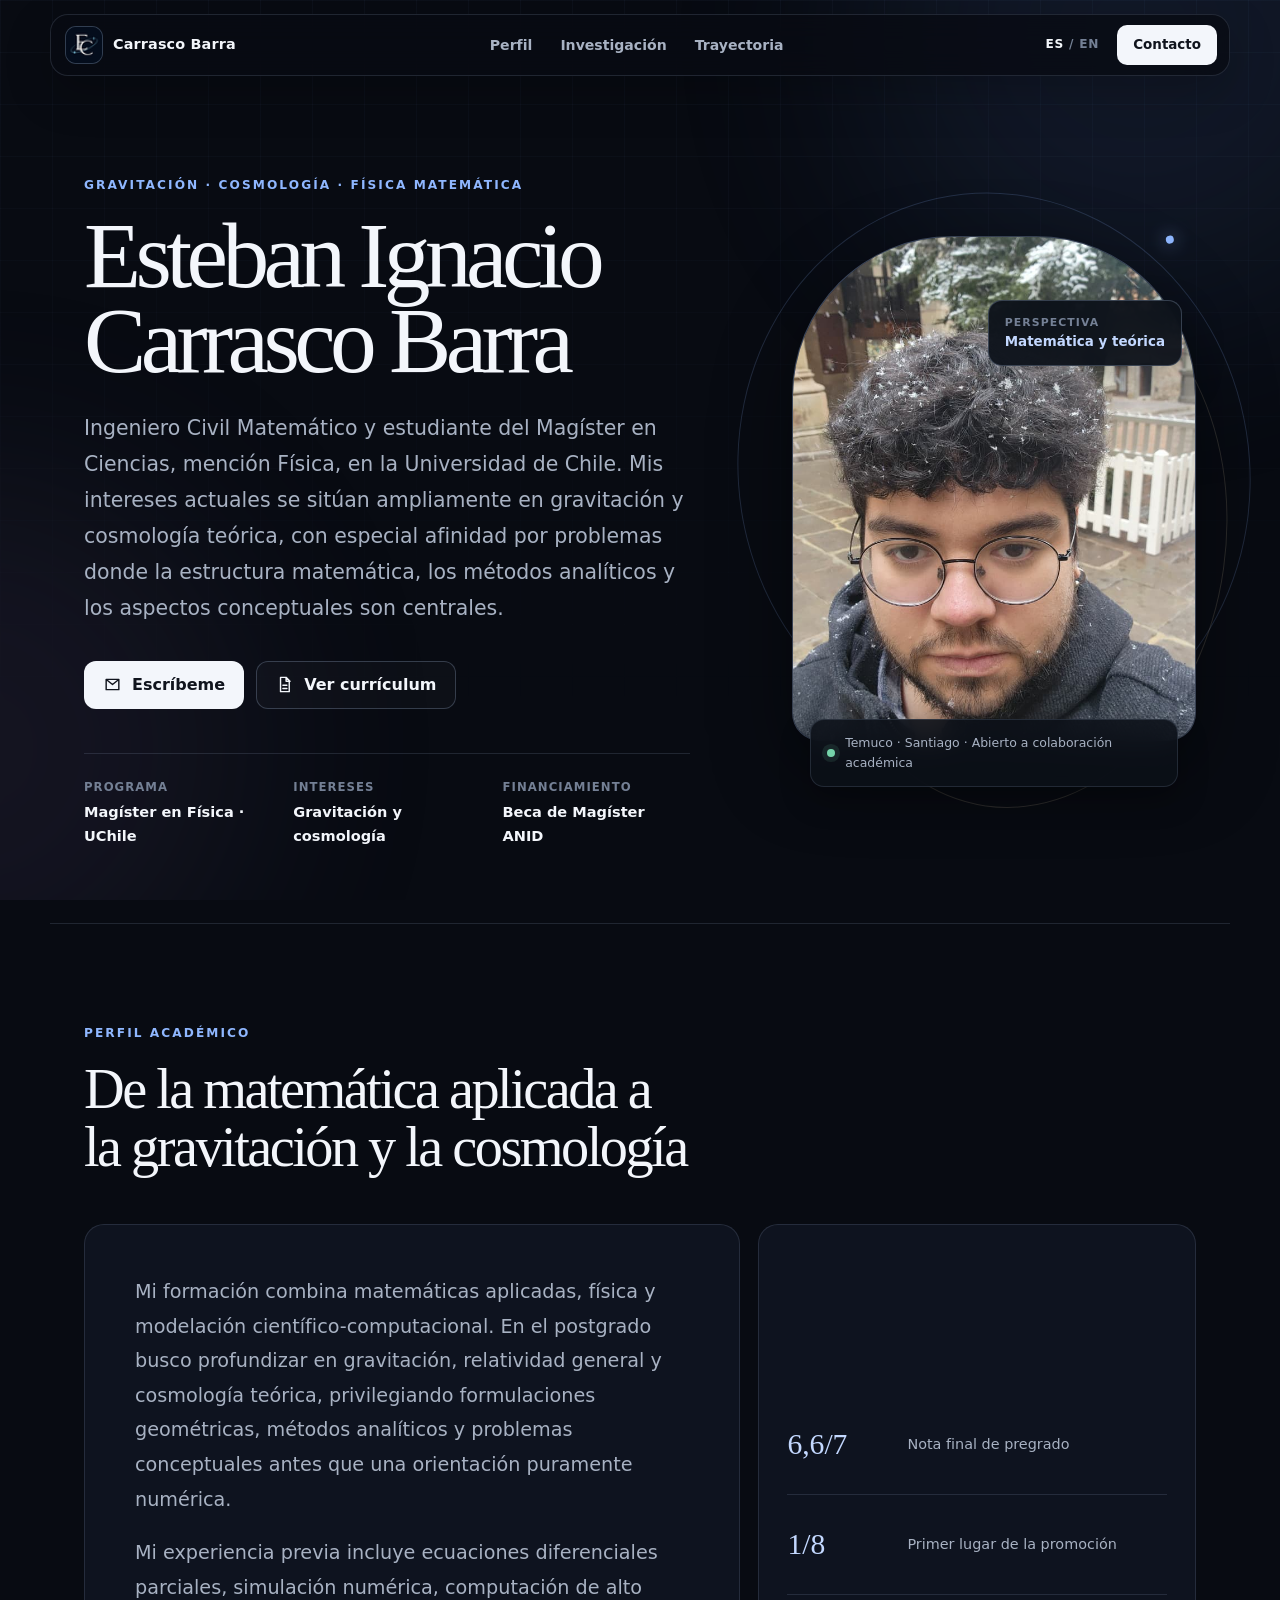
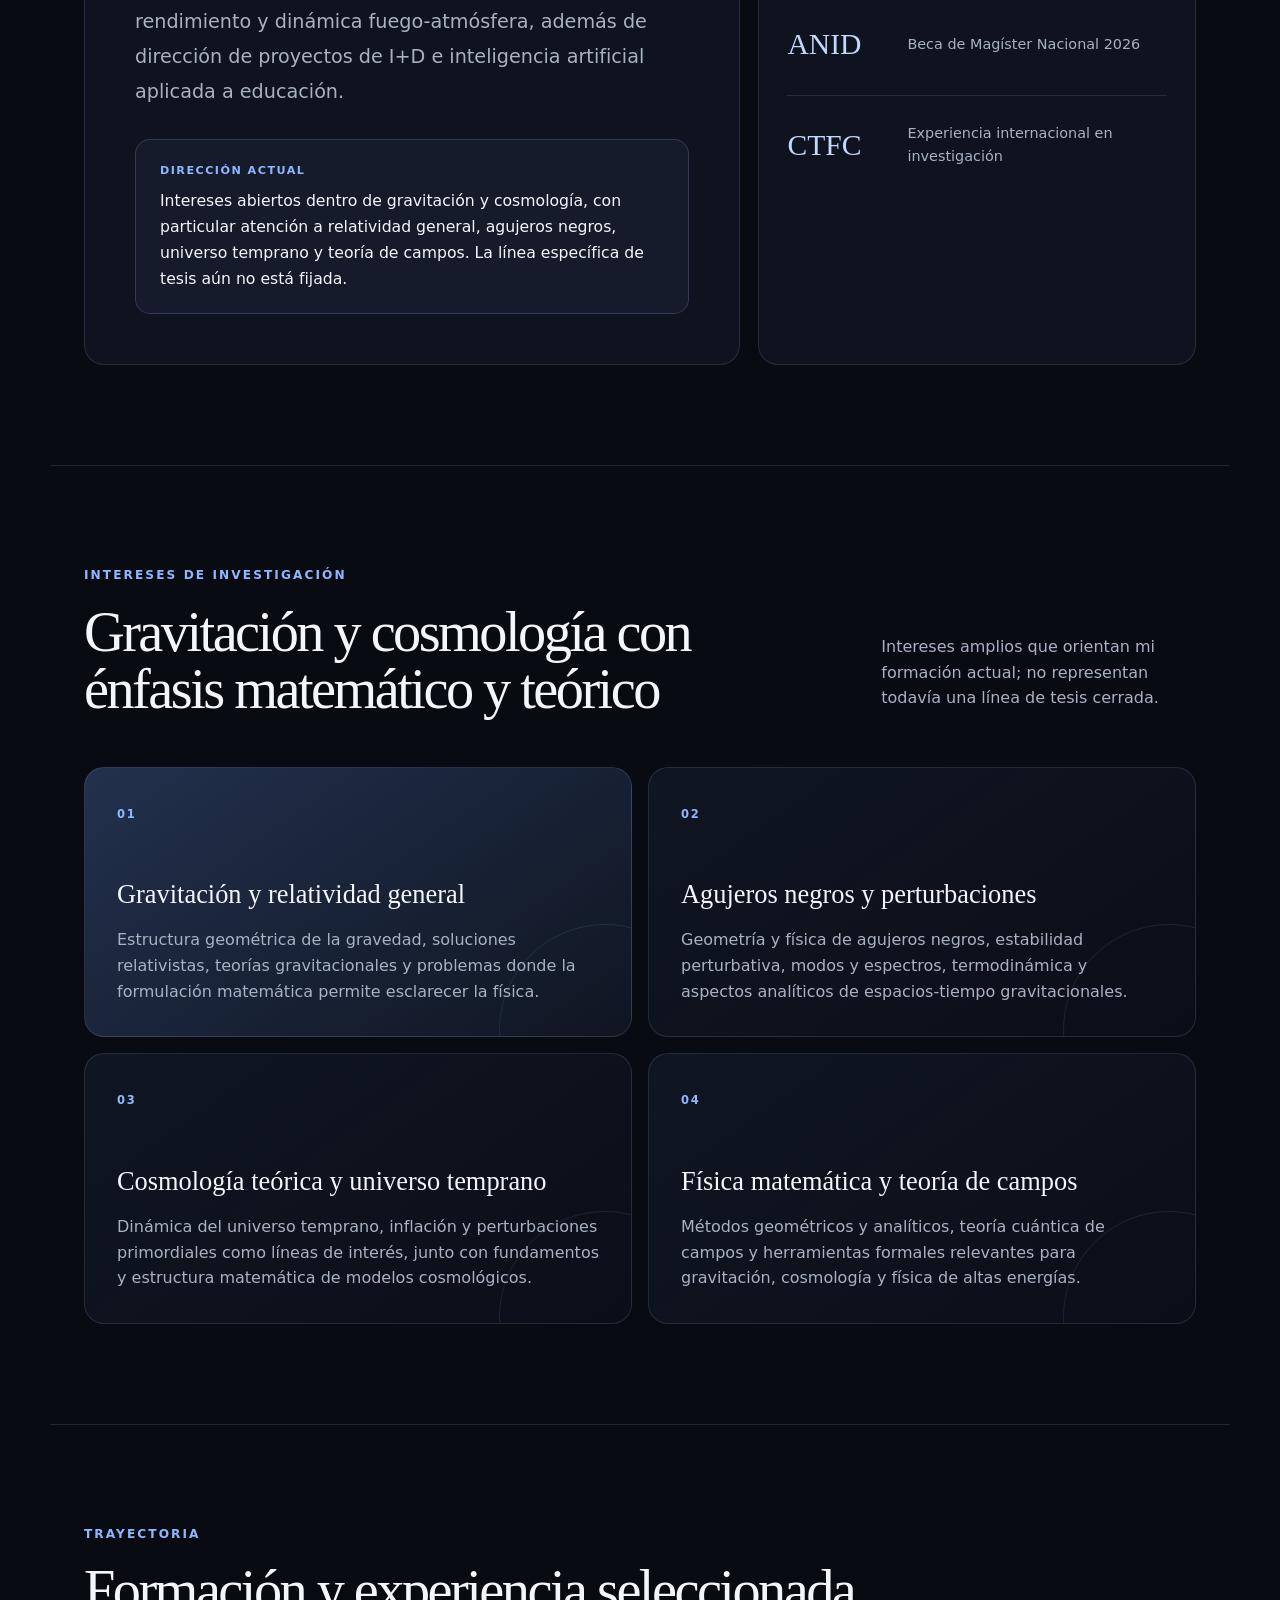
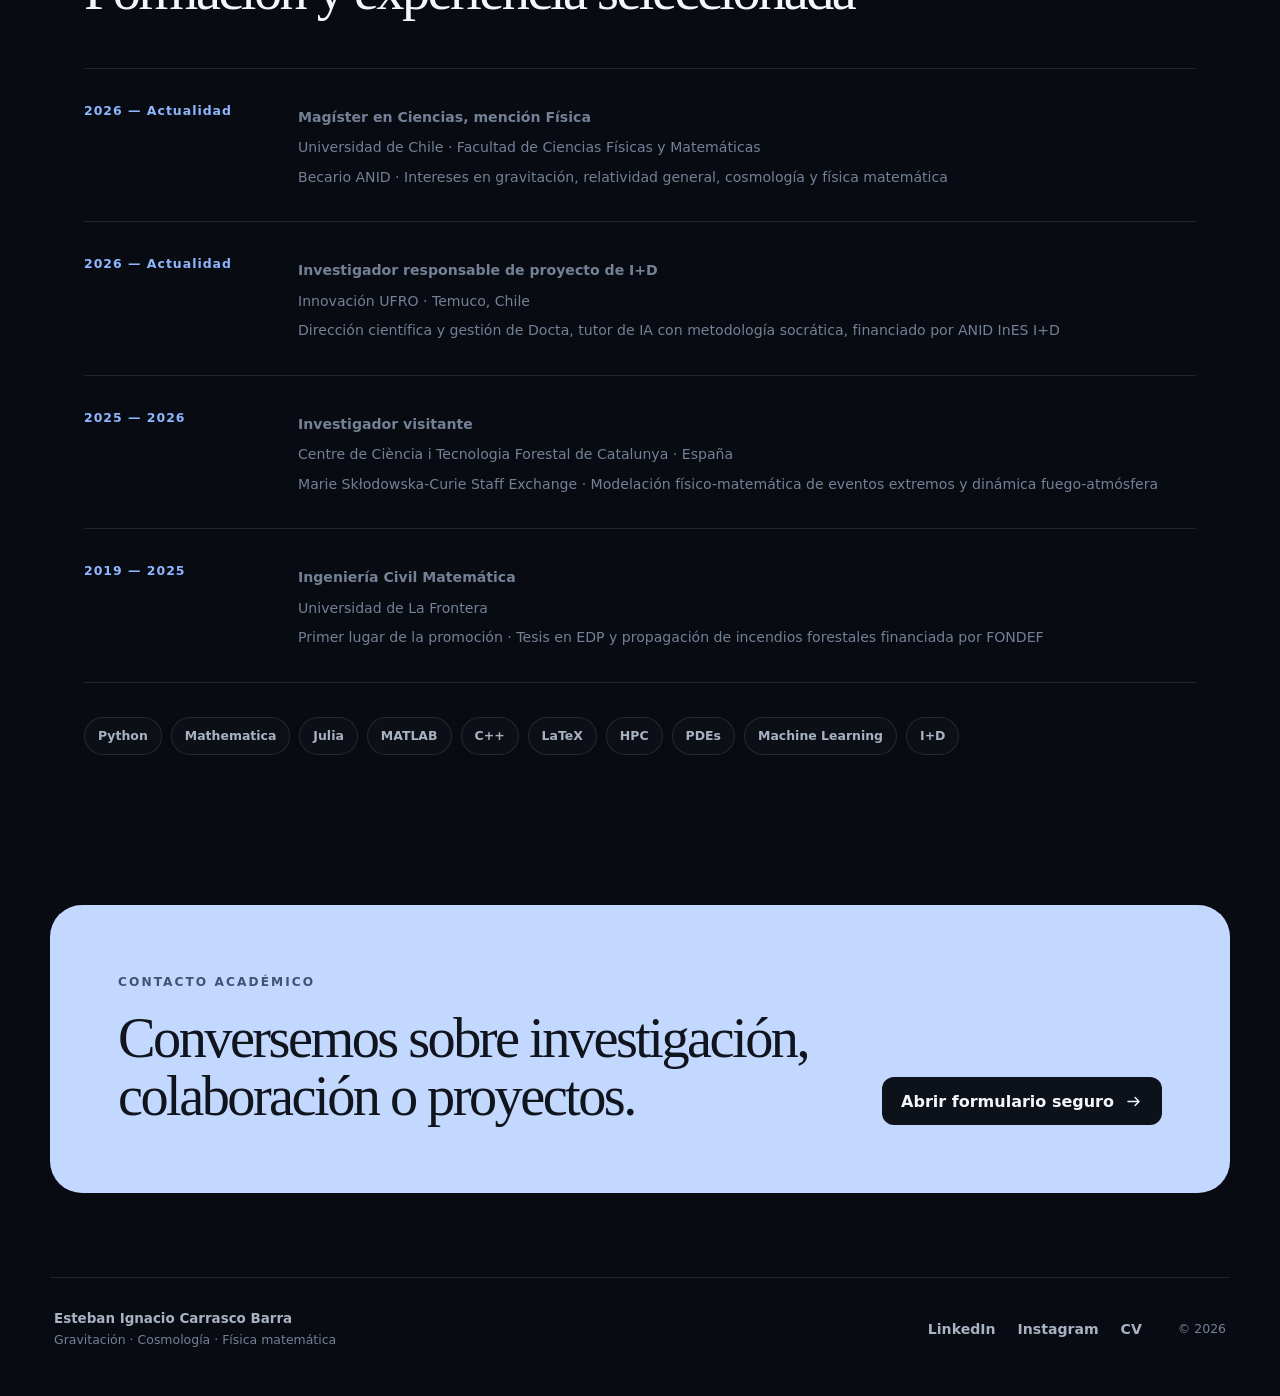
<file: index.html>
<!doctype html>
<html lang="es" data-language="es"
  data-title-es="Esteban Ignacio Carrasco Barra | Gravitación y cosmología"
  data-title-en="Esteban Ignacio Carrasco Barra | Gravitation and cosmology"
  data-description-es="Sitio académico de Esteban Ignacio Carrasco Barra, estudiante de Magíster en Física interesado en gravitación, cosmología y física matemática."
  data-description-en="Academic website of Esteban Ignacio Carrasco Barra, an M.Sc. Physics student interested in gravitation, cosmology and mathematical physics.">
<head>
  <meta charset="utf-8">
  <meta name="viewport" content="width=device-width, initial-scale=1">
  <meta name="description" content="Sitio académico de Esteban Ignacio Carrasco Barra, estudiante de Magíster en Física interesado en gravitación, cosmología y física matemática.">
  <meta name="author" content="Esteban Ignacio Carrasco Barra">
  <meta name="theme-color" content="#080b12">
  <meta name="referrer" content="strict-origin-when-cross-origin">
  <meta http-equiv="Content-Security-Policy" content="default-src 'self'; base-uri 'self'; object-src 'none'; frame-ancestors 'none'; form-action https://formspree.io; img-src 'self' data: https://*.goatcounter.com; style-src 'self'; script-src 'self' https://challenges.cloudflare.com https://gc.zgo.at; connect-src 'self' https://formspree.io https://challenges.cloudflare.com https://*.goatcounter.com; frame-src https://challenges.cloudflare.com; upgrade-insecure-requests">

  <meta property="og:type" content="website">
  <meta property="og:locale" content="es_CL">
  <meta property="og:title" content="Esteban Ignacio Carrasco Barra | Gravitación y cosmología">
  <meta property="og:description" content="Física teórica con interés en gravitación, cosmología y problemas de orientación matemática.">
  <meta property="og:url" content="https://carrascobarra.com/">
  <meta property="og:image" content="https://carrascobarra.com/og-image.png">
  <meta property="og:image:width" content="1200">
  <meta property="og:image:height" content="630">
  <meta name="twitter:card" content="summary_large_image">

  <title>Esteban Ignacio Carrasco Barra | Gravitación y cosmología</title>
  <link rel="canonical" href="https://carrascobarra.com/">
  <link rel="icon" href="favicon.ico" sizes="any">
  <link rel="icon" href="favicon-32x32.png" type="image/png" sizes="32x32">
  <link rel="apple-touch-icon" href="apple-touch-icon.png">
  <link rel="manifest" href="site.webmanifest">
  <link rel="stylesheet" href="assets/styles.css">
  <script src="assets/app.js" defer></script>
</head>
<body>
  <a class="skip-link" href="#main-content">
    <span data-lang="es">Saltar al contenido</span>
    <span data-lang="en">Skip to content</span>
  </a>

  <div class="background" aria-hidden="true">
    <div class="background__grid"></div>
    <div class="background__glow background__glow--one"></div>
    <div class="background__glow background__glow--two"></div>
  </div>

  <header class="site-header">
    <a class="brand" href="#top" aria-label="Inicio">
      <span class="brand__mark" aria-hidden="true"><img src="favicon-32x32.png" alt=""></span>
      <span class="brand__text">Carrasco Barra</span>
    </a>

    <nav class="site-nav" aria-label="Navegación principal">
      <a href="#perfil"><span data-lang="es">Perfil</span><span data-lang="en">Profile</span></a>
      <a href="#investigacion"><span data-lang="es">Investigación</span><span data-lang="en">Research</span></a>
      <a href="#trayectoria"><span data-lang="es">Trayectoria</span><span data-lang="en">Background</span></a>
    </nav>

    <div class="header-actions">
      <button class="language-toggle" id="language-toggle" type="button"
        aria-label="Switch to English" aria-pressed="false"
        data-label-es="Switch to English" data-label-en="Cambiar a español">
        <span class="language-toggle__active" id="language-current">ES</span>
        <span aria-hidden="true">/</span>
        <span id="language-alternate">EN</span>
      </button>
      <button class="button button--compact button--primary" type="button" data-open-contact>
        <span data-lang="es">Contacto</span><span data-lang="en">Contact</span>
      </button>
    </div>
  </header>

  <main id="main-content">
    <section class="hero" id="top" aria-labelledby="hero-title">
      <div class="hero__content">
        <p class="eyebrow">
          <span data-lang="es">Gravitación · Cosmología · Física matemática</span>
          <span data-lang="en">Gravitation · Cosmology · Mathematical physics</span>
        </p>
        <h1 id="hero-title">Esteban Ignacio<br>Carrasco Barra</h1>
        <p class="hero__lead" data-lang="es">
          Ingeniero Civil Matemático y estudiante del Magíster en Ciencias, mención Física, en la Universidad de Chile. Mis intereses se concentran en gravitación y cosmología, especialmente en problemas de orientación matemática y teórica, junto con una trayectoria previa en modelación y computación científica.
        </p>
        <p class="hero__lead" data-lang="en">
          Mathematical Engineer and M.Sc. student in Physics at Universidad de Chile. My interests centre on gravitation and cosmology, particularly mathematically and theoretically oriented problems, alongside prior experience in scientific modelling and computation.
        </p>

        <div class="hero__actions">
          <button class="button button--primary" type="button" data-open-contact>
            <svg aria-hidden="true" viewBox="0 0 24 24"><path d="M4 5.5h16v13H4zM4.5 6l7.5 6 7.5-6"/></svg>
            <span data-lang="es">Escríbeme</span><span data-lang="en">Contact me</span>
          </button>
          <a class="button button--secondary" href="cv.pdf" target="_blank" rel="noopener noreferrer">
            <svg aria-hidden="true" viewBox="0 0 24 24"><path d="M7 3h7l4 4v14H7zM14 3v5h5M10 13h5M10 17h5"/></svg>
            <span data-lang="es">Ver currículum</span><span data-lang="en">View CV</span>
          </a>
        </div>

        <div class="hero__meta" aria-label="Información académica resumida">
          <div>
            <span class="hero__meta-label"><span data-lang="es">Programa</span><span data-lang="en">Programme</span></span>
            <strong><span data-lang="es">Magíster en Física · UChile</span><span data-lang="en">M.Sc. in Physics · UChile</span></strong>
          </div>
          <div>
            <span class="hero__meta-label"><span data-lang="es">Intereses</span><span data-lang="en">Interests</span></span>
            <strong><span data-lang="es">Gravitación y cosmología</span><span data-lang="en">Gravitation and cosmology</span></strong>
          </div>
          <div>
            <span class="hero__meta-label"><span data-lang="es">Financiamiento</span><span data-lang="en">Funding</span></span>
            <strong><span data-lang="es">Beca de Magíster ANID</span><span data-lang="en">ANID Master's Scholarship</span></strong>
          </div>
        </div>
      </div>

      <div class="portrait-panel" aria-label="Retrato de Esteban Carrasco">
        <div class="portrait-panel__orbit portrait-panel__orbit--outer" aria-hidden="true"></div>
        <div class="portrait-panel__orbit portrait-panel__orbit--inner" aria-hidden="true"></div>
        <div class="portrait-panel__photo-wrap">
          <div class="portrait-panel__fallback" aria-hidden="true">EC</div>
          <img id="profile-image" class="portrait-panel__photo" src="profile.jpg" alt="Esteban Ignacio Carrasco Barra" width="720" height="900">
        </div>
        <div class="portrait-panel__status">
          <span class="status-dot" aria-hidden="true"></span>
          <span data-lang="es">Temuco · Santiago · Abierto a colaboración académica</span>
          <span data-lang="en">Temuco · Santiago · Open to academic collaboration</span>
        </div>
        <div class="portrait-panel__focus" aria-hidden="true">
          <span data-lang="es">Perspectiva</span><span data-lang="en">Approach</span>
          <strong data-lang="es">Matemática y teórica</strong><strong data-lang="en">Mathematical and theoretical</strong>
        </div>
      </div>
    </section>

    <section class="section" id="perfil" aria-labelledby="profile-title">
      <div class="section-heading">
        <p class="eyebrow"><span data-lang="es">Perfil académico</span><span data-lang="en">Academic profile</span></p>
        <h2 id="profile-title">
          <span data-lang="es">Matemática, física y modelación como una trayectoria común</span>
          <span data-lang="en">Mathematics, physics and modelling as a unified path</span>
        </h2>
      </div>

      <div class="profile-grid">
        <article class="panel panel--statement">
          <p data-lang="es">
            Mi formación combina matemáticas aplicadas, física y modelación científico-computacional. En el postgrado busco orientar mi investigación hacia gravitación y cosmología, priorizando formulaciones geométricas, métodos analíticos y preguntas conceptuales donde la estructura matemática desempeñe un papel central.
          </p>
          <p data-lang="en">
            My background combines applied mathematics, physics and scientific-computational modelling. During graduate study, I seek to orient my research toward gravitation and cosmology, prioritising geometric formulations, analytical methods and conceptual questions in which mathematical structure plays a central role.
          </p>
          <p data-lang="es">
            Mi experiencia previa incluye ecuaciones diferenciales parciales, simulación numérica, computación de alto rendimiento y dinámica fuego-atmósfera, además de dirección de proyectos de I+D e inteligencia artificial aplicada a educación.
          </p>
          <p data-lang="en">
            My previous experience includes partial differential equations, numerical simulation, high-performance computing and fire-atmosphere dynamics, as well as R&D project leadership and artificial intelligence applied to education.
          </p>

          <div class="profile-direction">
            <span class="profile-direction__label"><span data-lang="es">Dirección actual</span><span data-lang="en">Current direction</span></span>
            <p data-lang="es">Exploro posibles líneas de tesis dentro de gravitación y cosmología, sin restringirme todavía a un problema específico.</p>
            <p data-lang="en">I am exploring possible thesis directions within gravitation and cosmology, without yet restricting myself to a single specific problem.</p>
          </div>
        </article>

        <aside class="panel panel--facts" aria-label="Datos destacados">
          <div class="fact">
            <strong>6,6/7</strong>
            <span data-lang="es">Nota final de pregrado</span><span data-lang="en">Final undergraduate grade</span>
          </div>
          <div class="fact">
            <strong>1/8</strong>
            <span data-lang="es">Primer lugar de la promoción</span><span data-lang="en">Top-ranked graduate</span>
          </div>
          <div class="fact">
            <strong>ANID</strong>
            <span data-lang="es">Beca de Magíster Nacional 2026</span><span data-lang="en">2026 National Master's Scholarship</span>
          </div>
          <div class="fact">
            <strong>CTFC</strong>
            <span data-lang="es">Experiencia internacional en investigación</span><span data-lang="en">International research experience</span>
          </div>
        </aside>
      </div>
    </section>

    <section class="section" id="investigacion" aria-labelledby="research-title">
      <div class="section-heading section-heading--split">
        <div>
          <p class="eyebrow"><span data-lang="es">Intereses de investigación</span><span data-lang="en">Research interests</span></p>
          <h2 id="research-title">
            <span data-lang="es">Problemas fundamentales desde una perspectiva matemática</span>
            <span data-lang="en">Fundamental problems from a mathematical perspective</span>
          </h2>
        </div>
        <p class="section-heading__note" data-lang="es">Áreas amplias que orientan mi búsqueda de una línea de tesis y mis intereses de largo plazo.</p>
        <p class="section-heading__note" data-lang="en">Broad areas guiding my search for a thesis direction and my longer-term interests.</p>
      </div>

      <div class="research-grid">
        <article class="research-card research-card--featured">
          <span class="research-card__number">01</span>
          <h3><span data-lang="es">Gravitación y relatividad general</span><span data-lang="en">Gravitation and general relativity</span></h3>
          <p data-lang="es">Estructura geométrica de las teorías gravitacionales, soluciones relativistas, agujeros negros y aspectos conceptuales de la gravedad.</p>
          <p data-lang="en">Geometric structure of gravitational theories, relativistic solutions, black holes and conceptual aspects of gravity.</p>
        </article>
        <article class="research-card">
          <span class="research-card__number">02</span>
          <h3><span data-lang="es">Cosmología teórica</span><span data-lang="en">Theoretical cosmology</span></h3>
          <p data-lang="es">Dinámica del universo temprano, perturbaciones cosmológicas, generación de estructura y fundamentos de los modelos cosmológicos.</p>
          <p data-lang="en">Early-universe dynamics, cosmological perturbations, structure formation and foundations of cosmological models.</p>
        </article>
        <article class="research-card">
          <span class="research-card__number">03</span>
          <h3><span data-lang="es">Física matemática y teoría de campos</span><span data-lang="en">Mathematical physics and field theory</span></h3>
          <p data-lang="es">Métodos geométricos y analíticos, estructuras de teoría de campos y herramientas formales aplicadas a gravitación y altas energías.</p>
          <p data-lang="en">Geometric and analytical methods, field-theory structures and formal tools applied to gravitation and high-energy physics.</p>
        </article>
        <article class="research-card">
          <span class="research-card__number">04</span>
          <h3><span data-lang="es">Modelación matemática y computación científica</span><span data-lang="en">Mathematical modelling and scientific computing</span></h3>
          <p data-lang="es">EDP de reacción-difusión-convección, métodos numéricos, simulación y dinámica fuego-atmósfera en problemas complejos.</p>
          <p data-lang="en">Reaction-diffusion-convection PDEs, numerical methods, simulation and fire-atmosphere dynamics in complex problems.</p>
        </article>
      </div>
    </section>

    <section class="section" id="trayectoria" aria-labelledby="background-title">
      <div class="section-heading">
        <p class="eyebrow"><span data-lang="es">Trayectoria</span><span data-lang="en">Background</span></p>
        <h2 id="background-title"><span data-lang="es">Formación y experiencia seleccionada</span><span data-lang="en">Selected education and experience</span></h2>
      </div>

      <div class="timeline">
        <article class="timeline-item">
          <div class="timeline-item__date">2026 — <span data-lang="es">Actualidad</span><span data-lang="en">Present</span></div>
          <div class="timeline-item__content">
            <h3><span data-lang="es">Magíster en Ciencias, mención Física</span><span data-lang="en">M.Sc. in Science, major in Physics</span></h3>
            <p><span data-lang="es">Universidad de Chile · Facultad de Ciencias Físicas y Matemáticas</span><span data-lang="en">Universidad de Chile · Faculty of Physical and Mathematical Sciences</span></p>
            <span data-lang="es">Becario ANID · Intereses en gravitación, cosmología y física matemática</span>
            <span data-lang="en">ANID scholar · Interests in gravitation, cosmology and mathematical physics</span>
          </div>
        </article>
        <article class="timeline-item">
          <div class="timeline-item__date">2026 — <span data-lang="es">Actualidad</span><span data-lang="en">Present</span></div>
          <div class="timeline-item__content">
            <h3><span data-lang="es">Investigador responsable de proyecto de I+D</span><span data-lang="en">Lead researcher for an R&D project</span></h3>
            <p><span data-lang="es">Innovación UFRO · Temuco, Chile</span><span data-lang="en">UFRO Innovation · Temuco, Chile</span></p>
            <span data-lang="es">Dirección científica y gestión de Docta, tutor de IA con metodología socrática, financiado por ANID InES I+D</span>
            <span data-lang="en">Scientific leadership and management of Docta, an AI tutor based on the Socratic method, funded by ANID InES I+D</span>
          </div>
        </article>
        <article class="timeline-item">
          <div class="timeline-item__date">2025 — 2026</div>
          <div class="timeline-item__content">
            <h3><span data-lang="es">Investigador visitante</span><span data-lang="en">Visiting researcher</span></h3>
            <p><span data-lang="es">Centre de Ciència i Tecnologia Forestal de Catalunya · España</span><span data-lang="en">Forest Science and Technology Centre of Catalonia · Spain</span></p>
            <span data-lang="es">Marie Skłodowska-Curie Staff Exchange · Modelación físico-matemática de eventos extremos y dinámica fuego-atmósfera</span>
            <span data-lang="en">Marie Skłodowska-Curie Staff Exchange · Physical-mathematical modelling of extreme events and fire-atmosphere dynamics</span>
          </div>
        </article>
        <article class="timeline-item">
          <div class="timeline-item__date">2019 — 2025</div>
          <div class="timeline-item__content">
            <h3><span data-lang="es">Ingeniería Civil Matemática</span><span data-lang="en">Mathematical Engineering</span></h3>
            <p><span data-lang="es">Universidad de La Frontera</span><span data-lang="en">Universidad de La Frontera</span></p>
            <span data-lang="es">Primer lugar de la promoción · Tesis en EDP y propagación de incendios forestales financiada por FONDEF</span>
            <span data-lang="en">Top-ranked graduate · FONDEF-funded thesis on PDEs and wildfire propagation</span>
          </div>
        </article>
      </div>

      <div class="skills" aria-label="Herramientas técnicas">
        <span>Python</span><span>Mathematica</span><span>Julia</span><span>MATLAB</span><span>C++</span><span>LaTeX</span><span>HPC</span><span>PDEs</span><span>Machine Learning</span><span>I+D</span>
      </div>
    </section>

    <section class="contact-cta" aria-labelledby="contact-cta-title">
      <div>
        <p class="eyebrow"><span data-lang="es">Contacto académico</span><span data-lang="en">Academic contact</span></p>
        <h2 id="contact-cta-title">
          <span data-lang="es">Conversemos sobre investigación, colaboración o proyectos.</span>
          <span data-lang="en">Let us discuss research, collaboration or projects.</span>
        </h2>
      </div>
      <button class="button button--light" type="button" data-open-contact>
        <span data-lang="es">Abrir formulario seguro</span><span data-lang="en">Open secure form</span>
        <svg aria-hidden="true" viewBox="0 0 24 24"><path d="M5 12h14M14 7l5 5-5 5"/></svg>
      </button>
    </section>
  </main>

  <footer class="site-footer">
    <div>
      <strong>Esteban Ignacio Carrasco Barra</strong>
      <span><span data-lang="es">Gravitación · Cosmología · Física matemática</span><span data-lang="en">Gravitation · Cosmology · Mathematical physics</span></span>
    </div>
    <div class="footer-links">
      <a href="https://www.linkedin.com/in/esteban-cb/" target="_blank" rel="noopener noreferrer">LinkedIn</a>
      <a href="https://www.instagram.com/estebancarrasco.exe/" target="_blank" rel="noopener noreferrer">Instagram</a>
      <a href="cv.pdf" target="_blank" rel="noopener noreferrer">CV</a>
    </div>
    <span>© <span id="current-year">2026</span></span>
  </footer>

  <dialog class="contact-dialog" id="contact-dialog" aria-labelledby="contact-title">
    <div class="contact-dialog__header">
      <div>
        <p class="eyebrow"><span data-lang="es">Mensaje privado</span><span data-lang="en">Private message</span></p>
        <h2 id="contact-title"><span data-lang="es">Contacto</span><span data-lang="en">Contact</span></h2>
      </div>
      <button class="icon-button" id="close-contact" type="button" aria-label="Cerrar formulario"
        data-label-es="Cerrar formulario" data-label-en="Close form">
        <svg aria-hidden="true" viewBox="0 0 24 24"><path d="M6 6l12 12M18 6L6 18"/></svg>
      </button>
    </div>

    <p class="contact-dialog__intro" data-lang="es">Este formulario permite contactarme sin publicar mi dirección de correo en el sitio.</p>
    <p class="contact-dialog__intro" data-lang="en">This form allows you to contact me without publishing my email address on the website.</p>

    <!-- Sustituye REEMPLAZA_CON_TU_ID por el identificador de tu formulario Formspree. -->
    <form id="contact-form" action="https://formspree.io/f/REEMPLAZA_CON_TU_ID" method="POST" novalidate
      data-turnstile-sitekey="REEMPLAZA_CON_TU_SITE_KEY"
      data-sending-es="Enviando…" data-sending-en="Sending…"
      data-success-es="Mensaje enviado correctamente." data-success-en="Message sent successfully."
      data-error-es="No fue posible enviar el mensaje. Intenta nuevamente." data-error-en="The message could not be sent. Please try again."
      data-invalid-es="Revisa los campos obligatorios." data-invalid-en="Check the required fields."
      data-notconfigured-es="Configura el identificador de Formspree en index.html." data-notconfigured-en="Configure the Formspree ID in index.html.">
      <div class="honeypot" aria-hidden="true">
        <label>Leave this field empty <input type="text" name="_gotcha" tabindex="-1" autocomplete="off"></label>
      </div>

      <input type="hidden" name="_subject" value="Nuevo contacto desde carrascobarra.com">
      <input type="hidden" name="source" value="carrascobarra.com">

      <div class="form-row">
        <label class="form-field">
          <span data-lang="es">Nombre</span><span data-lang="en">Name</span>
          <input type="text" name="name" autocomplete="name" required maxlength="100">
        </label>
        <label class="form-field">
          <span data-lang="es">Correo para responder</span><span data-lang="en">Reply email</span>
          <input type="email" name="email" autocomplete="email" required maxlength="160">
        </label>
      </div>

      <label class="form-field">
        <span data-lang="es">Asunto</span><span data-lang="en">Subject</span>
        <input type="text" name="subject" required maxlength="140">
      </label>

      <label class="form-field">
        <span data-lang="es">Mensaje</span><span data-lang="en">Message</span>
        <textarea name="message" rows="6" required minlength="20" maxlength="3000"></textarea>
      </label>

      <div id="turnstile-container" class="turnstile-container" aria-live="polite"></div>

      <div class="form-footer">
        <p class="form-status" id="form-status" role="status" aria-live="polite"></p>
        <button class="button button--primary" id="submit-contact" type="submit">
          <span data-lang="es">Enviar mensaje</span><span data-lang="en">Send message</span>
        </button>
      </div>
    </form>
  </dialog>

  <script data-goatcounter="https://estebancarrascobarra.goatcounter.com/count" async src="https://gc.zgo.at/count.js"></script>
</body>
</html>
</file>
<file: assets/styles.css>
:root {
  color-scheme: dark;
  --bg: #080b12;
  --bg-elevated: rgba(15, 20, 31, 0.84);
  --panel: #111724;
  --panel-soft: rgba(17, 23, 36, 0.72);
  --line: rgba(159, 178, 211, 0.16);
  --line-strong: rgba(159, 178, 211, 0.28);
  --text: #f3f6fb;
  --muted: #a8b2c3;
  --subtle: #748095;
  --accent: #8fb7ff;
  --accent-strong: #c3d8ff;
  --accent-warm: #d9c8a6;
  --success: #75d4aa;
  --danger: #ff9f9f;
  --shadow: 0 30px 80px rgba(0, 0, 0, 0.42);
  --radius-sm: 12px;
  --radius-md: 20px;
  --radius-lg: 32px;
  --max-width: 1180px;
}

* {
  box-sizing: border-box;
}

html {
  scroll-behavior: smooth;
  scroll-padding-top: 92px;
}

body {
  margin: 0;
  min-width: 320px;
  background: var(--bg);
  color: var(--text);
  font-family: Inter, ui-sans-serif, system-ui, -apple-system, BlinkMacSystemFont, "Segoe UI", sans-serif;
  font-size: 16px;
  line-height: 1.6;
  text-rendering: optimizeLegibility;
  -webkit-font-smoothing: antialiased;
  overflow-x: clip;
}

body.modal-open {
  overflow: hidden;
}

button,
input,
textarea {
  font: inherit;
}

button,
a {
  -webkit-tap-highlight-color: transparent;
}

a {
  color: inherit;
}

svg {
  display: block;
}

.skip-link {
  position: fixed;
  top: 12px;
  left: 12px;
  z-index: 1000;
  transform: translateY(-180%);
  padding: 10px 14px;
  border-radius: 8px;
  background: var(--text);
  color: var(--bg);
  font-weight: 700;
  text-decoration: none;
}

.skip-link:focus {
  transform: translateY(0);
}

.background {
  position: fixed;
  inset: 0;
  z-index: -1;
  overflow: hidden;
  pointer-events: none;
}

.background__grid {
  position: absolute;
  inset: 0;
  background-image:
    linear-gradient(rgba(143, 183, 255, 0.034) 1px, transparent 1px),
    linear-gradient(90deg, rgba(143, 183, 255, 0.034) 1px, transparent 1px);
  background-size: 52px 52px;
  mask-image: linear-gradient(to bottom, black, transparent 82%);
}

.background__glow {
  position: absolute;
  width: 560px;
  height: 560px;
  border-radius: 50%;
  filter: blur(110px);
  opacity: 0.12;
}

.background__glow--one {
  top: -250px;
  right: -140px;
  background: #547bc6;
}

.background__glow--two {
  top: 52%;
  left: -310px;
  background: #6c5b8f;
}

.site-header,
main,
.site-footer {
  width: min(calc(100% - 40px), var(--max-width));
  margin-inline: auto;
}

.site-header {
  position: sticky;
  top: 14px;
  z-index: 100;
  display: grid;
  grid-template-columns: auto 1fr auto;
  align-items: center;
  gap: 28px;
  margin-top: 14px;
  padding: 10px 12px 10px 14px;
  border: 1px solid var(--line);
  border-radius: 18px;
  background: rgba(8, 11, 18, 0.78);
  box-shadow: 0 16px 46px rgba(0, 0, 0, 0.22);
  backdrop-filter: blur(18px);
}

.brand {
  display: inline-flex;
  align-items: center;
  gap: 10px;
  color: var(--text);
  text-decoration: none;
}

.brand__mark {
  display: grid;
  width: 38px;
  height: 38px;
  place-items: center;
  border: 1px solid var(--line-strong);
  border-radius: 11px;
  background: linear-gradient(145deg, rgba(143, 183, 255, 0.18), rgba(143, 183, 255, 0.04));
  color: var(--accent-strong);
  font-size: 0.76rem;
  font-weight: 800;
  letter-spacing: 0.08em;
}

.brand__text {
  font-size: 0.9rem;
  font-weight: 700;
  letter-spacing: 0.01em;
}

.site-nav {
  display: flex;
  justify-content: center;
  gap: 28px;
}

.site-nav a,
.footer-links a {
  color: var(--muted);
  font-size: 0.88rem;
  font-weight: 600;
  text-decoration: none;
  transition: color 160ms ease;
}

.site-nav a:hover,
.footer-links a:hover {
  color: var(--text);
}

.header-actions {
  display: flex;
  align-items: center;
  gap: 10px;
}

.language-toggle,
.icon-button {
  border: 0;
  background: transparent;
  color: var(--subtle);
  cursor: pointer;
}

.language-toggle {
  display: inline-flex;
  gap: 5px;
  align-items: center;
  padding: 9px 8px;
  font-size: 0.76rem;
  font-weight: 800;
  letter-spacing: 0.06em;
}

.language-toggle__active {
  color: var(--text);
}

.button {
  display: inline-flex;
  min-height: 48px;
  align-items: center;
  justify-content: center;
  gap: 10px;
  padding: 0 18px;
  border: 1px solid transparent;
  border-radius: 12px;
  cursor: pointer;
  font-weight: 750;
  text-decoration: none;
  transition: transform 170ms ease, border-color 170ms ease, background 170ms ease, color 170ms ease;
}

.button:hover {
  transform: translateY(-2px);
}

.button:focus-visible,
.language-toggle:focus-visible,
.icon-button:focus-visible,
a:focus-visible,
input:focus-visible,
textarea:focus-visible {
  outline: 3px solid rgba(143, 183, 255, 0.42);
  outline-offset: 3px;
}

.button svg {
  width: 19px;
  height: 19px;
  fill: none;
  stroke: currentColor;
  stroke-width: 1.8;
  stroke-linecap: round;
  stroke-linejoin: round;
}

.button--compact {
  min-height: 40px;
  padding-inline: 15px;
  border-radius: 10px;
  font-size: 0.84rem;
}

.button--primary {
  background: var(--text);
  color: #10141d;
}

.button--primary:hover {
  background: var(--accent-strong);
}

.button--secondary {
  border-color: var(--line-strong);
  background: rgba(255, 255, 255, 0.025);
  color: var(--text);
}

.button--secondary:hover {
  border-color: rgba(143, 183, 255, 0.55);
  background: rgba(143, 183, 255, 0.08);
}

.button--light {
  flex: 0 0 auto;
  background: #0d111a;
  color: var(--text);
}

main {
  padding-bottom: 84px;
}

.hero {
  display: grid;
  min-height: 760px;
  grid-template-columns: minmax(0, 1.08fr) minmax(330px, 0.72fr);
  align-items: center;
  gap: clamp(48px, 8vw, 112px);
  padding: 100px 34px 76px;
  overflow: clip;
}

.hero__content {
  max-width: 710px;
}

.eyebrow {
  margin: 0 0 18px;
  color: var(--accent);
  font-size: 0.76rem;
  font-weight: 850;
  letter-spacing: 0.17em;
  text-transform: uppercase;
}

h1,
h2,
h3,
p {
  margin-top: 0;
}

h1,
h2,
h3 {
  text-wrap: balance;
}

h1 {
  margin-bottom: 28px;
  font-family: Georgia, "Times New Roman", serif;
  font-size: clamp(3.6rem, 7.3vw, 6.8rem);
  font-weight: 500;
  letter-spacing: -0.06em;
  line-height: 0.91;
}

.hero__lead {
  max-width: 700px;
  margin-bottom: 34px;
  color: var(--muted);
  font-size: clamp(1.06rem, 1.6vw, 1.28rem);
  line-height: 1.75;
}

.hero__actions {
  display: flex;
  flex-wrap: wrap;
  gap: 12px;
  margin-bottom: 44px;
}

.hero__meta {
  display: grid;
  max-width: 620px;
  grid-template-columns: repeat(2, minmax(0, 1fr));
  gap: 22px;
  padding-top: 24px;
  border-top: 1px solid var(--line);
}

.hero__meta > div {
  display: grid;
  gap: 4px;
}

.hero__meta-label {
  color: var(--subtle);
  font-size: 0.73rem;
  font-weight: 800;
  letter-spacing: 0.09em;
  text-transform: uppercase;
}

.hero__meta strong {
  color: var(--text);
  font-size: 0.91rem;
}

.portrait-panel {
  position: relative;
  width: min(100%, 420px);
  justify-self: center;
}

.portrait-panel__photo-wrap {
  position: relative;
  z-index: 2;
  overflow: hidden;
  aspect-ratio: 4 / 5;
  border: 1px solid rgba(195, 216, 255, 0.22);
  border-radius: 160px 160px 28px 28px;
  background: linear-gradient(160deg, #172033, #0d121d);
  box-shadow: var(--shadow);
}

.portrait-panel__photo,
.portrait-panel__fallback {
  position: absolute;
  inset: 0;
  width: 100%;
  height: 100%;
}

.portrait-panel__photo {
  z-index: 2;
  object-fit: cover;
  object-position: center;
}

.portrait-panel__photo.is-missing {
  display: none;
}

.portrait-panel__fallback {
  display: grid;
  place-items: center;
  color: rgba(195, 216, 255, 0.5);
  font-family: Georgia, "Times New Roman", serif;
  font-size: 6rem;
}

.portrait-panel__orbit {
  position: absolute;
  z-index: 1;
  border: 1px solid rgba(143, 183, 255, 0.18);
  border-radius: 50%;
}

.portrait-panel__orbit::after {
  position: absolute;
  width: 8px;
  height: 8px;
  border-radius: 50%;
  background: var(--accent);
  box-shadow: 0 0 18px rgba(143, 183, 255, 0.8);
  content: "";
}

.portrait-panel__orbit--outer {
  inset: -44px -54px 35px;
  transform: rotate(-9deg);
}

.portrait-panel__orbit--outer::after {
  top: 13%;
  right: 8%;
}

.portrait-panel__orbit--inner {
  inset: 36px -30px -22px 28px;
  border-color: rgba(217, 200, 166, 0.17);
  transform: rotate(8deg);
}

.portrait-panel__orbit--inner::after {
  bottom: 13%;
  left: 3%;
  background: var(--accent-warm);
  box-shadow: 0 0 18px rgba(217, 200, 166, 0.7);
}

.portrait-panel__status {
  position: relative;
  z-index: 3;
  display: flex;
  width: calc(100% - 36px);
  align-items: center;
  gap: 10px;
  margin: -22px auto 0;
  padding: 13px 16px;
  border: 1px solid var(--line);
  border-radius: 14px;
  background: rgba(12, 16, 25, 0.88);
  box-shadow: 0 12px 30px rgba(0, 0, 0, 0.28);
  color: var(--muted);
  font-size: 0.78rem;
  backdrop-filter: blur(14px);
}

.status-dot {
  flex: 0 0 auto;
  width: 8px;
  height: 8px;
  border-radius: 50%;
  background: var(--success);
  box-shadow: 0 0 0 5px rgba(117, 212, 170, 0.11);
}

.section {
  padding: 100px 34px;
  border-top: 1px solid var(--line);
}

.section-heading {
  max-width: 830px;
  margin-bottom: 48px;
}

.section-heading--split {
  display: grid;
  max-width: none;
  grid-template-columns: minmax(0, 1fr) minmax(240px, 0.42fr);
  align-items: end;
  gap: 48px;
}

.section-heading h2,
.contact-cta h2 {
  margin-bottom: 0;
  font-family: Georgia, "Times New Roman", serif;
  font-size: clamp(2.3rem, 4.4vw, 4.25rem);
  font-weight: 500;
  letter-spacing: -0.045em;
  line-height: 1.02;
}

.section-heading__note {
  margin-bottom: 8px;
  color: var(--muted);
}

.profile-grid {
  display: grid;
  grid-template-columns: minmax(0, 1.2fr) minmax(280px, 0.8fr);
  gap: 18px;
}

.panel {
  border: 1px solid var(--line);
  border-radius: var(--radius-md);
  background: var(--panel-soft);
}

.panel--statement {
  padding: clamp(28px, 4vw, 50px);
}

.panel--statement p {
  max-width: 760px;
  color: var(--muted);
  font-size: clamp(1.04rem, 1.5vw, 1.2rem);
  line-height: 1.8;
}

.panel--statement p:last-child {
  margin-bottom: 0;
}

.panel--facts {
  display: grid;
  gap: 0;
  padding: 8px 28px;
}

.fact {
  display: grid;
  grid-template-columns: 100px 1fr;
  align-items: center;
  gap: 20px;
  padding: 26px 0;
  border-bottom: 1px solid var(--line);
}

.fact:last-child {
  border-bottom: 0;
}

.fact strong {
  color: var(--accent-strong);
  font-family: Georgia, "Times New Roman", serif;
  font-size: 1.85rem;
  font-weight: 500;
}

.fact span {
  color: var(--muted);
  font-size: 0.9rem;
}

.research-grid {
  display: grid;
  grid-template-columns: repeat(2, minmax(0, 1fr));
  gap: 16px;
}

.research-card {
  position: relative;
  min-height: 260px;
  overflow: hidden;
  padding: 32px;
  border: 1px solid var(--line);
  border-radius: var(--radius-md);
  background: linear-gradient(145deg, rgba(17, 23, 36, 0.92), rgba(12, 16, 25, 0.82));
}

.research-card::after {
  position: absolute;
  right: -80px;
  bottom: -100px;
  width: 210px;
  height: 210px;
  border: 1px solid rgba(143, 183, 255, 0.12);
  border-radius: 50%;
  content: "";
}

.research-card--featured {
  background: linear-gradient(145deg, rgba(39, 56, 88, 0.85), rgba(17, 23, 36, 0.88));
}

.research-card__number {
  display: inline-block;
  margin-bottom: 50px;
  color: var(--accent);
  font-size: 0.72rem;
  font-weight: 850;
  letter-spacing: 0.14em;
}

.research-card h3 {
  margin-bottom: 12px;
  font-family: Georgia, "Times New Roman", serif;
  font-size: 1.65rem;
  font-weight: 500;
}

.research-card p {
  max-width: 500px;
  margin-bottom: 0;
  color: var(--muted);
}

.timeline {
  border-top: 1px solid var(--line);
}

.timeline-item {
  display: grid;
  grid-template-columns: 170px minmax(0, 1fr);
  gap: 44px;
  padding: 32px 0;
  border-bottom: 1px solid var(--line);
}

.timeline-item__date {
  color: var(--accent);
  font-size: 0.78rem;
  font-weight: 850;
  letter-spacing: 0.08em;
}

.timeline-item__content h3 {
  margin-bottom: 4px;
  font-size: 1.15rem;
}

.timeline-item__content p {
  margin-bottom: 4px;
  color: var(--muted);
}

.timeline-item__content span {
  color: var(--subtle);
  font-size: 0.88rem;
}

.skills {
  display: flex;
  flex-wrap: wrap;
  gap: 9px;
  padding-top: 34px;
}

.skills span {
  padding: 8px 13px;
  border: 1px solid var(--line);
  border-radius: 999px;
  background: rgba(255, 255, 255, 0.02);
  color: var(--muted);
  font-size: 0.78rem;
  font-weight: 700;
}

.contact-cta {
  display: flex;
  align-items: end;
  justify-content: space-between;
  gap: 48px;
  margin: 50px 0 0;
  padding: clamp(34px, 6vw, 68px);
  border-radius: var(--radius-lg);
  background: var(--accent-strong);
  color: #10141d;
}

.contact-cta .eyebrow {
  color: #415371;
}

.contact-cta h2 {
  max-width: 780px;
}

.site-footer {
  display: grid;
  grid-template-columns: 1fr auto auto;
  align-items: center;
  gap: 36px;
  padding: 30px 4px 46px;
  border-top: 1px solid var(--line);
  color: var(--subtle);
  font-size: 0.78rem;
}

.site-footer > div:first-child {
  display: grid;
}

.site-footer strong {
  color: var(--muted);
  font-size: 0.84rem;
}

.footer-links {
  display: flex;
  gap: 22px;
}

.contact-dialog {
  width: min(calc(100% - 32px), 720px);
  max-height: min(90vh, 820px);
  overflow: auto;
  padding: 0;
  border: 1px solid var(--line-strong);
  border-radius: 24px;
  background: #101622;
  color: var(--text);
  box-shadow: 0 40px 110px rgba(0, 0, 0, 0.65);
}

.contact-dialog::backdrop {
  background: rgba(2, 4, 8, 0.74);
  backdrop-filter: blur(7px);
}

.contact-dialog[open] {
  animation: dialog-in 180ms ease-out;
}

@keyframes dialog-in {
  from { opacity: 0; transform: translateY(12px) scale(0.985); }
  to { opacity: 1; transform: translateY(0) scale(1); }
}

.contact-dialog__header {
  display: flex;
  align-items: start;
  justify-content: space-between;
  gap: 24px;
  padding: 30px 30px 12px;
}

.contact-dialog__header .eyebrow {
  margin-bottom: 10px;
}

.contact-dialog__header h2 {
  margin-bottom: 0;
  font-family: Georgia, "Times New Roman", serif;
  font-size: 2.4rem;
  font-weight: 500;
}

.icon-button {
  display: grid;
  width: 42px;
  height: 42px;
  place-items: center;
  border: 1px solid var(--line);
  border-radius: 50%;
}

.icon-button svg {
  width: 20px;
  fill: none;
  stroke: currentColor;
  stroke-width: 1.8;
  stroke-linecap: round;
}

.contact-dialog__intro {
  margin: 0;
  padding: 0 30px 22px;
  color: var(--muted);
}

#contact-form {
  padding: 0 30px 30px;
}

.form-row {
  display: grid;
  grid-template-columns: repeat(2, minmax(0, 1fr));
  gap: 14px;
}

.form-field {
  display: grid;
  gap: 8px;
  margin-bottom: 14px;
  color: var(--muted);
  font-size: 0.8rem;
  font-weight: 750;
}

.form-field input,
.form-field textarea {
  width: 100%;
  border: 1px solid var(--line-strong);
  border-radius: 11px;
  background: #0b1019;
  color: var(--text);
  outline: 0;
  transition: border-color 160ms ease, box-shadow 160ms ease;
}

.form-field input {
  min-height: 48px;
  padding: 0 13px;
}

.form-field textarea {
  min-height: 150px;
  resize: vertical;
  padding: 12px 13px;
}

.form-field input:focus,
.form-field textarea:focus {
  border-color: var(--accent);
  box-shadow: 0 0 0 3px rgba(143, 183, 255, 0.11);
}

.form-field input:user-invalid,
.form-field textarea:user-invalid {
  border-color: rgba(255, 159, 159, 0.72);
}

.honeypot {
  position: absolute !important;
  left: -10000px !important;
  width: 1px !important;
  height: 1px !important;
  overflow: hidden !important;
}

.turnstile-container {
  min-height: 2px;
  margin-bottom: 14px;
}

.form-footer {
  display: flex;
  min-height: 52px;
  align-items: center;
  justify-content: space-between;
  gap: 20px;
}

.form-status {
  margin: 0;
  color: var(--muted);
  font-size: 0.82rem;
}

.form-status.is-success {
  color: var(--success);
}

.form-status.is-error {
  color: var(--danger);
}

#submit-contact[disabled] {
  cursor: wait;
  opacity: 0.65;
  transform: none;
}

@media (max-width: 900px) {
  .site-header {
    grid-template-columns: 1fr auto;
  }

  .site-nav {
    display: none;
  }

  .hero {
    grid-template-columns: 1fr;
    min-height: auto;
    padding-top: 88px;
  }

  .hero__content {
    max-width: 780px;
  }

  .portrait-panel {
    width: min(78vw, 430px);
    margin-top: 18px;
  }

  .section-heading--split {
    grid-template-columns: 1fr;
    gap: 18px;
  }

  .profile-grid {
    grid-template-columns: 1fr;
  }

  .contact-cta {
    align-items: start;
    flex-direction: column;
  }

  .site-footer {
    grid-template-columns: 1fr auto;
  }

  .site-footer > span:last-child {
    display: none;
  }
}

@media (max-width: 640px) {
  .site-header,
  main,
  .site-footer {
    width: min(calc(100% - 24px), var(--max-width));
  }

  .site-header {
    top: 8px;
    margin-top: 8px;
    padding: 8px;
  }

  .brand__text,
  .header-actions .button {
    display: none;
  }

  .hero {
    gap: 54px;
    padding: 74px 10px 62px;
  }

  h1 {
    font-size: clamp(3.15rem, 16vw, 4.6rem);
  }

  .hero__lead {
    font-size: 1rem;
  }

  .hero__actions {
    display: grid;
    grid-template-columns: 1fr;
  }

  .hero__meta {
    grid-template-columns: 1fr;
    gap: 16px;
  }

  .portrait-panel {
    width: min(90%, 360px);
  }

  .section {
    padding: 76px 10px;
  }

  .section-heading {
    margin-bottom: 34px;
  }

  .research-grid {
    grid-template-columns: 1fr;
  }

  .research-card {
    min-height: 230px;
    padding: 26px;
  }

  .timeline-item {
    grid-template-columns: 1fr;
    gap: 10px;
  }

  .contact-cta {
    margin-top: 26px;
    border-radius: 22px;
  }

  .site-footer {
    grid-template-columns: 1fr;
    gap: 20px;
  }

  .footer-links {
    flex-wrap: wrap;
  }

  .contact-dialog__header {
    padding: 22px 20px 10px;
  }

  .contact-dialog__intro {
    padding: 0 20px 18px;
  }

  #contact-form {
    padding: 0 20px 22px;
  }

  .form-row {
    grid-template-columns: 1fr;
    gap: 0;
  }

  .form-footer {
    align-items: stretch;
    flex-direction: column;
  }
}

@media (prefers-reduced-motion: reduce) {
  html {
    scroll-behavior: auto;
  }

  *,
  *::before,
  *::after {
    animation-duration: 0.01ms !important;
    animation-iteration-count: 1 !important;
    transition-duration: 0.01ms !important;
  }
}

/* --- Ajustes v4: contenido bilingüe editable directamente en index.html --- */
html[data-language="es"] [data-lang="en"],
html[data-language="en"] [data-lang="es"] {
  display: none !important;
}

.brand__mark {
  overflow: hidden;
  padding: 0;
  background: #07101f;
}

.brand__mark img {
  width: 100%;
  height: 100%;
  object-fit: cover;
}

.hero__meta {
  max-width: 720px;
  grid-template-columns: repeat(3, minmax(0, 1fr));
}

.portrait-panel__focus {
  position: absolute;
  z-index: 4;
  top: 64px;
  right: -46px;
  display: grid;
  min-width: 160px;
  gap: 2px;
  padding: 13px 16px;
  border: 1px solid var(--line-strong);
  border-radius: 14px;
  background: rgba(11, 16, 25, 0.9);
  box-shadow: 0 18px 42px rgba(0, 0, 0, 0.28);
  backdrop-filter: blur(14px);
}

.portrait-panel__focus > span {
  color: var(--subtle);
  font-size: 0.68rem;
  font-weight: 800;
  letter-spacing: 0.1em;
  text-transform: uppercase;
}

.portrait-panel__focus strong {
  color: var(--accent-strong);
  font-size: 0.84rem;
}

.profile-direction {
  margin-top: 30px;
  padding: 22px 24px;
  border: 1px solid rgba(143, 183, 255, 0.2);
  border-radius: 15px;
  background: rgba(143, 183, 255, 0.055);
}

.profile-direction__label {
  display: block;
  margin-bottom: 8px;
  color: var(--accent);
  font-size: 0.7rem;
  font-weight: 850;
  letter-spacing: 0.13em;
  text-transform: uppercase;
}

.panel--statement .profile-direction p {
  margin: 0;
  color: var(--text);
  font-size: 0.98rem;
  line-height: 1.65;
}

.panel--facts {
  align-content: center;
}

@media (max-width: 1100px) {
  .portrait-panel__focus {
    right: -18px;
  }
}

@media (max-width: 900px) {
  .hero__meta {
    grid-template-columns: repeat(2, minmax(0, 1fr));
  }

  .portrait-panel__focus {
    top: 48px;
    right: -22px;
  }
}

@media (max-width: 620px) {
  .hero__meta {
    grid-template-columns: 1fr;
    gap: 16px;
  }

  .portrait-panel__focus {
    position: relative;
    top: auto;
    right: auto;
    width: calc(100% - 56px);
    margin: 12px auto 0;
    text-align: center;
  }
}
</file>
